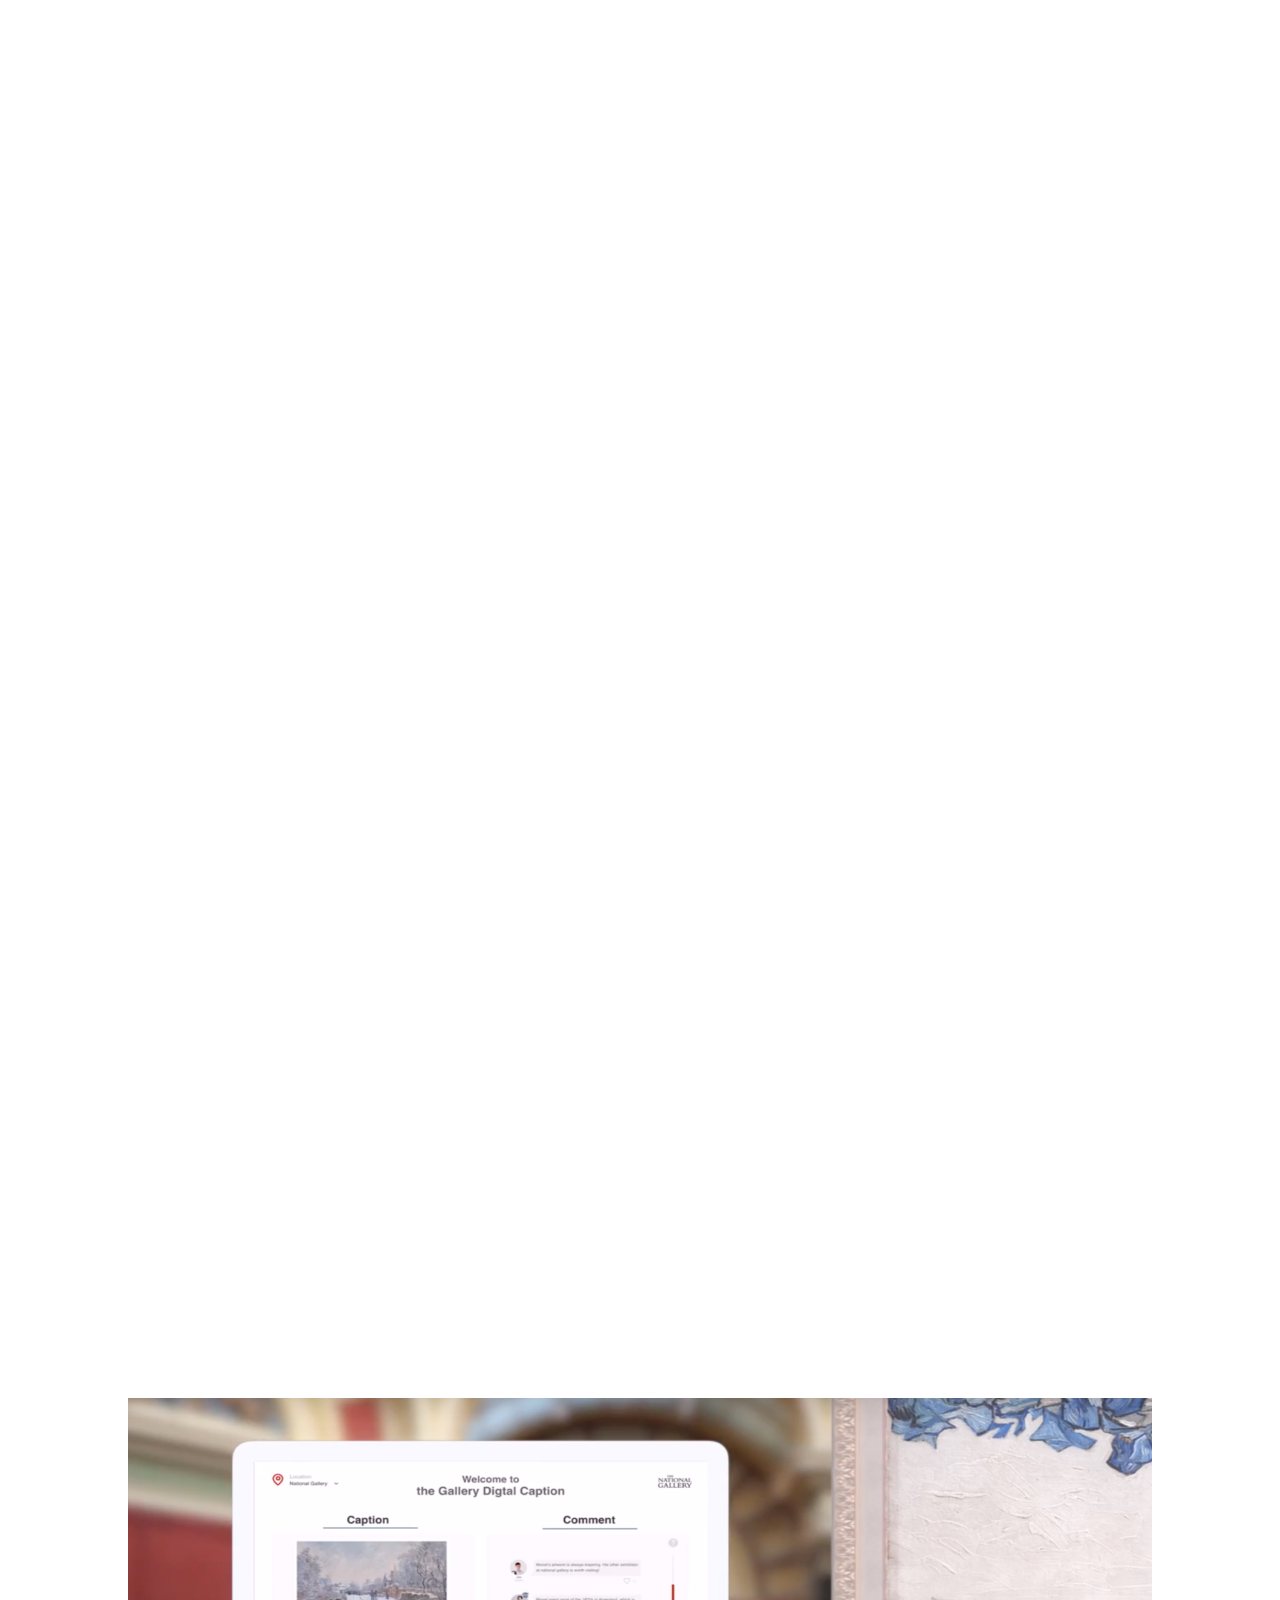
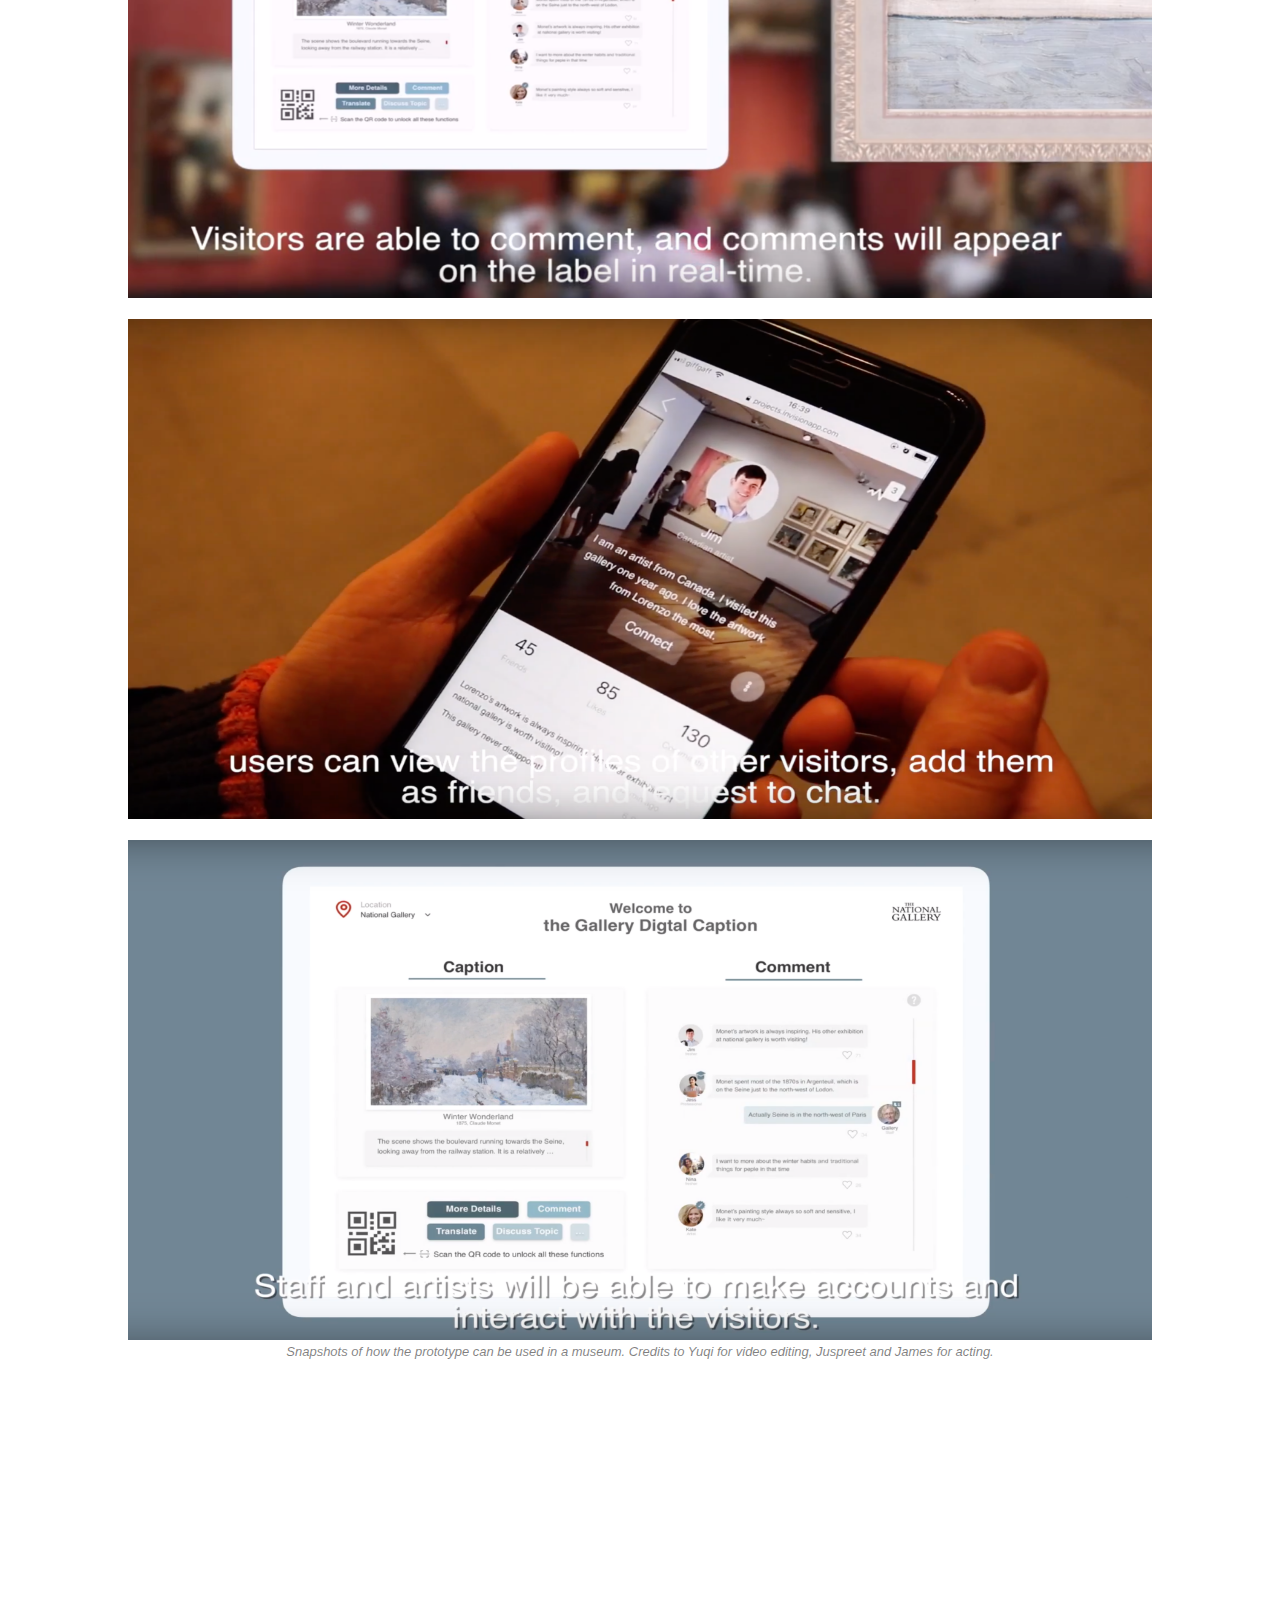
<file: 3-museum.html>
<!DOCTYPE html>
<html lang="en">
  <head>
    <meta charset="utf-8">
    <meta name="viewport" content="width=device-width, initial-scale=1">
    <title>Chloe NG - User Research & Product Mgmt </title>
    <meta name="description" content="">
    <meta name="keywords" content="">

    <!-- <link href="https://fonts.googleapis.com/css?family=Open+Sans:300,400" rel="stylesheet"> -->
    <link rel="stylesheet" href="css/styles-merged.css">
    <link rel="stylesheet" href="css/style.css">
    <link rel="stylesheet" href="css/custom.css">

    <!--[if lt IE 9]>
      <script src="js/vendor/html5shiv.min.js"></script>
      <script src="js/vendor/respond.min.js"></script>
    <![endif]-->
  </head>
  <body>

  <!-- START: header -->

  <div class="probootstrap-loader"></div>

  <header role="banner" class="probootstrap-header">
    <div class="container">
        <a href="index.html" class="probootstrap-logo"></a>

        <a href="#" class="probootstrap-burger-menu visible-xs" ><i></i></a>
        <div class="mobile-menu-overlay"></div>

        <nav role="navigation" class="probootstrap-nav hidden-xs">
          <ul class="probootstrap-main-nav">
            <li><a href="index.html">About me</a></li>
            <li ><a href="portfolio.html">Portfolio</a></li>
          </ul>
          <div class="extra-text visible-xs">
            <a href="#" class="probootstrap-burger-menu"><i>Menu</i></a>
          </div>
        </nav>
    </div>
  </header>
  <!-- END: header -->




  <div class="probootstrap-main">
    <!-- start section 1 intro-->
    <section class="probootstrap-section">
      <div class="container">
        <div class="row">
          <div class="col-md-12 probootstrap-animate">
            <p><img src="img/museumhall2.jpg" class="img-responsive centerImage screenshot"></p>
            <div class="centerText">
              <h1 class="heading">CONNECTING MUSEUM VISITORS</h1>
              <p><b> Project type:</b>
              </br>Research -- Design -- Testing -- Final prototype
            </br></br><b>Team size:</b>
          </br>3 other graduate students (psychology, design, computer science)
        </br></br><b>Role:</b>
      </br>Mainly user research with some mockup design
    </br></br><b>Methods:</b>
              </br>User research, qualitative data analysis, sketching, wireframing, hi-fi prototyping, usability study

              <h2 class="heading">User Research and Establishing Requirements</h2>
            </div>
          </div>
        </div>
      </div>
    </section>
   <!-- END section 1-->
   <!-- start section 2 interview-->
   <section class="probootstrap-section">
     <div class="container">
       <div class="row">
         <div class="col-md-12 probootstrap-animate">
           <p><figure><img src="img/whiteboard.jpg" align = "center" class="img-responsive centerImage screenshot">
             <figcaption>My teammate and me organising questionnaire data.</figcaption>
           </figure></p>
           <div class="col-md-6">
             <h2 class="heading">Questionnaire</h2>
             <p><b>60 responses from questionnaire</b></p>
             <p>To begin to develop an understanding of our users’ needs, I constructed a questionnaire consisting of both open and closed questions. The questions explored general themes relating to visiting frequencies and durations, motivations for visiting, and issues surrounding comfortable interaction with others. We recruited people online and in-person outside of art museums in London, resulting in a total of 60 responses. </p>
            </div>
           <div class="col-md-6">
             <h2 class="heading">Interview and observation</h2>
             <p><b>10 semi-structured interviews</b></p>
             <p>In addition, I conducted semi-structured interviews with visitors and members of staff at Tate Modern. We interviewed 10 people in total.
               The themes of the visitor interview focused more specifically on interaction preferences,
               whilst the staff interview was adapted to include their observations of visitor-visitor/visitor-staff interaction and their knowledge of how interaction was encouraged by the museum.</p>
           </div>
         </div>
       </div>
     </div>
   </section>
  <!-- END section 2-->
  <!-- start section 3-->
  <section class="probootstrap-section">
    <div class="container">
      <div class="row">
        <div class="col-md-12 probootstrap-animate">
          <p><figure>
            <img src="img/quotes.png" align = "center" class="img-responsive centerImage screenshot">
            <figcaption>During thematic analysis, I extracted quotes from open-ended questions in the survey.</figcaption>
          </figure></p>
          <div class="col-md-6 centerText">
            <h2 class="heading">Analysing research data</h2>
            <p>I used thematic analysis for our interview data, then developed affinity diagram with my teammates to organise data into categories.
              <br/><b>Some of the key ideas that emerged were:</b></p>
          </div>
          <div class="col-md-6">
              <ul>
                <li>People feel relaxed, peaceful, reflective, and free when they visit museums alone but also feel lonely and/or curious about the artwork.
                </li>
                <li>In order to feel more comfortable interacting with others, people do not want to be the one to initiate a verbal conversation and would prefer indirect facilities rather than direct conversation.
                </li>
                <li>People would like to talk to people with similar interests as them and the opportunity to talk to staff and artists.
                </li>
              </ul>
          </div>
          <div class="col-md-6">
            <p><ul>
              <li>Some people did not want to talk to others and had concerns about speaking loudly in the museum setting.
              </li>
              <li>Discussions should revolve around the artwork and people’s opinions.
              </li>
              <li>Experiences are currently shared through discussions, social media, and pictures.
              </li>
              <li>One of the key findings emerging from interviewing members of staff was that often even when exhibitions required collaboration from visitors, this rarely encouraged direct conversation about the artwork itself to occur naturally.
              </li>
            </ul></p>
          </div>
        </div>
      </div>
    </div>
  </section>
  <!-- END section 3-->
  <!-- start section 4 ideation-->
  <section class="probootstrap-section">
    <div class="container">
      <div class="row">
        <div class="col-md-12 probootstrap-animate">
          <p><figure><img align = "center" src="img/museumSketch.png" class="img-responsive centerImage screenshot">
            <figcaption>I sketched my ideas for intervention in the museum.</figcaption>
          </figure></p></p>
        <div class="centerText">
          <h1 class="heading">DESIGN PROCESS</h1>
          <p>Gathering insights from previous research and our data collection, we aimed to design an experience that promotes deeper understanding of the artwork or artist, acts as a prompt for visitors of all levels to share their opinions, and to extend the topics around the exhibition outside of the museum. We started to sketch our own ideas with individual brainstormings. Then we discussed our ideas in terms of how close it addresses the user pain points.</p>
          <h2 class="heading">Ideation</h2>
          <p>I came up with concepts that were of general and coarse granularity. For example, we wanted to provoke conversation at museum seating area using conductive paint, to interact with artwork through bodily collaboration, or to activate artwork display by two different handprints. I eliminated ideas that were ineffective at easing user pain points, costly to the museum and those solutions that already exist yet not welcomed by visitors. I then evaluated our remaining ideas based on our selection criteria: novelty and feasibility.</p>
          <p>We moved forward the idea of web app and digital wall display eventually. This is because it can deepen visitor knowledge in art by providing extra information and fun facts about the artwork background, it can also promote interaction within the visitor circle through the commenting and following other visitors.</p>
        </div>
        </div>
      </div>
    </div>
  </section>
 <!-- END section 4 ideation-->
 <!-- start section 5 Prototyping-->
 <section class="probootstrap-section">
   <div class="container">
     <div class="row">
       <div class="col-md-12 probootstrap-animate">
         <p><figure><img src="img/prototypeDiscussion.jpg" class="img-responsive centerImage screenshot">
           <figcaption>Discussion and evaluation of wireframes with my teammates.</figcaption>
         </figure></p>
         <div class="centerText">
           <h2 class="heading">Parallel Prototyping</h2>
           <p>We decided our initial workflow by listing the tasks that a visitor would do when he/she interact with our intervention. After that, we each came up with five sketches of the web application, totaling 20 sketches. We then discuss the pros and cons of each design and put forward a complete user flow with different versions of the interface for further testing. We created paper prototype of a mobile phone app from our initial sketches.We also created a paper wall display for later testing.</p>
         </div>
       </div>
     </div>
   </div>
  </section>
  <!-- END section 5 Prototyping-->
  <!-- start section 6 Testing-->
  <section class="probootstrap-section">
    <div class="container">
      <div class="row">
        <div class="col-md-12 probootstrap-animate">
          <p><figure><img src="img/paperTesting2.jpg" class="img-responsive centerImage screenshot">
            <figcaption>During usability testing, I led one of the session by introducing the paper prototype,
            then I observed how participants interact with the prototype, following up with questions.</figcaption>
          </figure></p></p>
          <div class="centerText">
            <h2 class="heading">Usability Testing</h2>
            <p><b>Evaluation goal</b></p>
            <p>To reveal whether our intervention can help enrich visitor experience at museums. </p>
              <p><b>Methodology</b></p>
              I conducted an usability test on the interface of web app and digital wall display, firstly, in terms of its learnability, whether users can learn how to use our intervention in little time so as to prevent quitting [1,2]. An example would be how effective it is for users to scan QR code for web app after reading the wall display. Secondly, we tested the interface design, meaning which interface options do participants prefer. Finally, I learned participant satisfaction, meaning how they feel after interacting with our intervention.</p>
            <p>I observed the process of participants reading the artwork description on the display, then using the handheld paper prototype to scan the QR code, leading to the web app interface. Various user flows of the web app were provided during the interaction. Participants were asked to share their preferences to each options. After the prototype session, participants were interviewed about their feelings towards the experience. </p>
            <h2 class="heading">Iterative Design</h2>
            <p><b>Usability test results</b></p>
            <p>The usability test informed us that people could easily understand that they are required to open the web app by the QR code in order to learn more facts about the art (plus other features). I found that during the proximity notification, the participants preferred a whole-screen message box over a non-intrusive banner. They generally welcomed the interruption on the web app because they would like to be immersed in the visiting experience by having extra exhibit information prompted conspicuously on their phones.
            </p><p>The response for choosing between continuous scrolling and tab node was mixed. Some prefer scrolling as less attention required to navigate around the app, while other prefer tab mode could give an overview of the artwork and comment tabs at the beginning.
            </p><p>Regarding the participants’ feeling towards the intervention, they were positive to learn more fun fact about the art piece. A participant pointed out that reading other visitors comments on the wall display was a fun thing to do, as she usually read the comments in other media as well. The following images represent part of the design process.
            </p>

          </div>
        </div>
      </div>
    </div>
   </section>
<!-- END section 6 Testing-->

<!-- start section 6 Testing-->
<section class="probootstrap-section">
  <div class="container">
    <div class="row">
      <div class="col-md-12 probootstrap-animate">
        <p><figure><img src="img/museumPrototype.png" class="img-responsive centerImage screenshot">
          <figcaption>As well, I created some wireframes, storyboard and mockups.</figcaption>
        </figure></p>
        <div class="centerText">
          <h2 class="heading">Final design</h2>
          <p>The constructive and positive feedback from our participants were encouraging. For the mobile web app, we decided to adopt a main page that could be scrolled continuously instead of having the art piece information and comments put in separate tabs. This is to enhance user experience in the physical space by minimising cognitive workload to navigate between tabs during the exhibition.
          </p><p>We incorporated the feedback on full-screen message notification into our final design. A final prototype was created that allow user to interact on any mobile browsers.
          </p>
        </div>
      </div>
    </div>
  </div>
 </section>
<!-- END section 6 Testing-->

<p><img src="img/final1.png" class="img-responsive centerImage screenshot"></p>
<p><img src="img/final2.png" class="img-responsive centerImage screenshot"></p>
<p><figure><img src="img/final3.png" class="img-responsive centerImage screenshot">
  <figcaption>Snapshots of how the prototype can be used in a museum.
    Credits to Yuqi for video editing, Juspreet and James for acting.</figcaption>
</figure></p>
        </div>
      </div>
    </section>
    <!-- END section -->


  </div>

  <footer class="probootstrap-footer">
    <div class="container">
      <div class="row">
        <div class="col-md-12 ">
          <p>&copy; 2017 <a href="https://uicookies.com/">uiCookies:Connect</a>. All Rights Reserved. <br> Designed &amp; Developed by <a href="https://uicookies.com">uiCookies</a> Demo Images <a href="https://unsplash.com/">Unsplash</a></p>
        </div>
      </div>
    </div>
  </footer>


  <div class="gototop js-top">
    <a href="#" class="js-gotop"><i class="icon-chevron-thin-up"></i></a>
  </div>


  <script src="js/scripts.min.js"></script>
  <script src="js/main.min.js"></script>
  <script src="js/custom.js"></script>

  </body>
</html>
</file>
<file: portfolio.html>
<!DOCTYPE html>
<html lang="en">
  <head>
    <meta charset="utf-8">
    <meta name="viewport" content="width=device-width, initial-scale=1">
    <title>Chloe NG - User Research & Product Mgmt </title>
    <meta name="description" content="">
    <meta name="keywords" content="">

    <!-- <link href="https://fonts.googleapis.com/css?family=Open+Sans:300,400" rel="stylesheet"> -->
    <link rel="stylesheet" href="css/styles-merged.css">
    <link rel="stylesheet" href="css/style.css">
    <link rel="stylesheet" href="css/custom.css">

    <!--[if lt IE 9]>
      <script src="js/vendor/html5shiv.min.js"></script>
      <script src="js/vendor/respond.min.js"></script>
    <![endif]-->
  </head>
  <body>

  <!-- START: header -->

  <div class="probootstrap-loader"></div>

  <header role="banner" class="probootstrap-header">
    <div class="container">
        <a href="index.html" class="probootstrap-logo"></a>

        <a href="#" class="probootstrap-burger-menu visible-xs" ><i></i></a>
        <div class="mobile-menu-overlay"></div>

        <nav role="navigation" class="probootstrap-nav hidden-xs">
          <ul class="probootstrap-main-nav">
            <li><a href="index.html">About me</a></li>
            <li class="active"><a href="portfolio.html">Portfolio</a></li>
          </ul>
          <div class="extra-text visible-xs">
            <a href="#" class="probootstrap-burger-menu"><i>Menu</i></a>
            <ul class="social-buttons">
              <li><a href="https://linkedin.com/in/chloenhy" target="_blank"><i class="icon-linkedin"></i></a></li>
          </div>

        </nav>
    </div>
  </header>
  <!-- END: header -->

   <div class="probootstrap-main">
    <section class="probootstrap-section-half">
      <div class="probootstrap-image probootstrap-animate"  data-animate-effect="fadeIn" style="background-image: url(img/pcpp.jpg)"></div>
      <div class="probootstrap-text">
        <div class="probootstrap-inner probootstrap-animate">
          <h1 class="heading">Interactive tangible prototype</h1>
          <p>Blending traditional pranayama practice with sensor and actuators.
           </p>
          <p><b>proof-of-concept, 3d printing, laser cutting, electronics, arduino</b></p>
          <p><a href= # class="btn btn-primary">Coming soon</a></p>
        </div>
      </div>
    </section>
    <!-- END section -->
    <section class="probootstrap-section-half probootstrap-reverse">
      <div class="probootstrap-image probootstrap-animate" data-animate-effect="fadeIn" style="background-image: url(img/data.jpg)"></div>
      <div class="probootstrap-text">
        <div class="probootstrap-inner probootstrap-animate">
          <h1 class="heading">Data visualisation</h1>
          <p>Data vis informed by human perception research.

            <p><b>perception, python, r</b></p>
           </p>
          <p><a href=# class="btn btn-primary">coming soon</a></p>
        </div>
      </div>
    </section>
    <!-- END section -->

  <div class="probootstrap-main">
    <section class="probootstrap-section-half">
      <div class="probootstrap-image probootstrap-animate"  data-animate-effect="fadeIn" style="background-image: url(img/rehab2.jpg)"></div>
      <div class="probootstrap-text">
        <div class="probootstrap-inner probootstrap-animate">
          <h1 class="heading">Usability study - post-stroke rehabilitative device</h1>
          <p>Despite the importance of user perception of rehabilitative devices,
            few studies have been done to understand patients’ subjective experience in
            robot-assisted rehabilitation. In this study, we investigate the user perception of
            an exoskeleton robotic device for post-stroke hand rehabilitation.
            Through semi-structured interviews and questionnaires,
            we gathered opinions from stroke patients, caregivers and biomedical researchers
            in terms of subjective perception for the robotic device.
            Our results show split attitudes across stakeholders,
            as well as inform future design iterations of the device. </p>
          <p><b>semi-structured interview, usability study</b></p>
          <p><a href= # class="btn btn-primary">Chat with me for more</a></p>
        </div>
      </div>
    </section>
    <!-- END section -->
    <section class="probootstrap-section-half probootstrap-reverse">
      <div class="probootstrap-image probootstrap-animate" data-animate-effect="fadeIn" style="background-image: url(img/uclh.jpg)"></div>
      <div class="probootstrap-text">
        <div class="probootstrap-inner probootstrap-animate">
          <h1 class="heading">User research in University College Hospital</h1>
          <p>The goal of this project is to understand the user requirements and
            potential issues emerged while hospital staff use physical dashboard display.
            We investigate how best to show hospital data and make them accessible to staff
            by using new tools and interaction channels, so as to support teamwork and
            enable more informed and rapid decisions in wards.

            <p><b>semi-structured interview, thematic analysis, observation</b></p>
           </p>
          <p><a href=# class="btn btn-primary">coming soon</a></p>
        </div>
      </div>
    </section>
    <!-- END section -->

    <section class="probootstrap-section-half ">
      <div class="probootstrap-image probootstrap-animate" data-animate-effect="fadeIn" style="background-image: url(img/museumhall2.jpg)"></div>
      <div class="probootstrap-text">
        <div class="probootstrap-inner probootstrap-animate">
          <h1 class="heading">Enhancing interaction among solo museum visitors</h1>
          <p>A group project to design interactive experience for art museum visitors - from user research to prototype testing</p>
          <p><b>site visit, survey, interview, wireframing, paper prototype, usability testing</b></p>
          <p><a href="3-museum.html" class="btn btn-primary">more</a></p>
        </div>
      </div>
    </section>
    <!-- END section -->

    <section class="probootstrap-section-half probootstrap-reverse">
      <div class="probootstrap-image probootstrap-animate" data-animate-effect="fadeIn" style="background-image: url(img/drive.jpg)"></div>
      <div class="probootstrap-text">
        <div class="probootstrap-inner probootstrap-animate">
          <h1 class="heading">Effects of voice-interface training on driver cognitive workload in simulated driving</h1>
          <p>I have written this research proposal to study the effect of automobile VUI video training on driver stress level.
          </p>
          <p><b>study design</b></p>
          <p><a href="vui.html" class="btn btn-primary">more</a></p>
        </div>
      </div>
    </section>
    <!-- END section -->

    <section class="probootstrap-section-half ">
      <div class="probootstrap-image probootstrap-animate" data-animate-effect="fadeIn" style="background-image: url(img/ticketmachine1.jpeg)"></div>
      <div class="probootstrap-text">
        <div class="probootstrap-inner probootstrap-animate">
          <h1 class="heading">Critical Interface analysis and Redesign of ticket machine</h1>
          <p> An individual project to analyse machine interface based on heuristic principles.
          <p><a href="https://drive.google.com/open?id=1aF0pe5NZY_fqaMpjmODBjsb9pLObD73B" target="_blank" class="btn btn-primary">Poster</a></p>
        </div>
      </div>
    </section>
    <!-- END section -->

  </div>
  <footer class="probootstrap-footer">
    <div class="container">
      <div class="row">
        <div class="col-md-12">
          <p>&copy; 2017 <a href="https://probootstrap.com/">ProBootstrap:Connect</a>. All Rights Reserved. <br> Designed &amp; Developed by <a href="https://probootstrap.com">ProBootstrap</a> Demo Images <a href="https://unsplash.com/">Unsplash</a></p>
        </div>
      </div>
    </div>
  </footer>



  <div class="gototop js-top">
    <a href="#" class="js-gotop"><i class="icon-chevron-thin-up"></i></a>
  </div>


  <script src="js/scripts.min.js"></script>
  <script src="js/main.min.js"></script>
  <script src="js/custom.js"></script>

  </body>
</html>
</file>
<file: vui.html>
<!DOCTYPE html>
<html lang="en">
  <head>
    <meta charset="utf-8">
    <meta name="viewport" content="width=device-width, initial-scale=1">
    <title>Chloe NG - User Research & Product Mgmt </title>
    <meta name="description" content="">
    <meta name="keywords" content="">

    <!-- <link href="https://fonts.googleapis.com/css?family=Open+Sans:300,400" rel="stylesheet"> -->
    <link rel="stylesheet" href="css/styles-merged.css">
    <link rel="stylesheet" href="css/style.css">
    <link rel="stylesheet" href="css/custom.css">

    <!--[if lt IE 9]>
      <script src="js/vendor/html5shiv.min.js"></script>
      <script src="js/vendor/respond.min.js"></script>
    <![endif]-->
  </head>
  <body>

  <!-- START: header -->

  <div class="probootstrap-loader"></div>

  <header role="banner" class="probootstrap-header">
    <div class="container">
        <a href="index.html" class="probootstrap-logo"></a>

        <a href="#" class="probootstrap-burger-menu visible-xs" ><i></i></a>
        <div class="mobile-menu-overlay"></div>

        <nav role="navigation" class="probootstrap-nav hidden-xs">
          <ul class="probootstrap-main-nav">
            <li><a href="index.html">About me</a></li>
            <li ><a href="portfolio.html">Portfolio</a></li>
          </ul>
          <div class="extra-text visible-xs">
            <a href="#" class="probootstrap-burger-menu"><i>Menu</i></a>
          </div>
        </nav>
    </div>
  </header>
  <!-- END: header -->
  <div class="probootstrap-main">
    <!-- start section 1 intro-->
    <section class="probootstrap-section">
      <div class="container">
        <div class="row">
          <div class="col-md-12 probootstrap-animate">
            <p><img src="img/white.png" class="img-responsive centerImage"></p>
            <div class="centerText">
          <div class="col-md-10">
            <p>I have written this research proposal to study the effect of automobile VUI video training on driver stress level.
              The topic is anything about voice interface in car. There are many prior research
              studying driver performance in terms of error rate and lateral deviation.
            </p>
            <p>In this study, I am particularly interested in measuring physiological state of driver.
              I used skin conductance level as a proxy to cognitive workload and stress.
            </p>
            <h1>Effects of voice-interface training on driver cognitive workload in simulated driving
            </h1>

            <p style="text-indent: 40px">In recent years, the use of voice-based technology in cars has gained popularity as more drivers adopt voice control (VC) to help navigation while driving. In-car VC does not only offer multi-modal navigation ability but also enriches the driving experience by providing wider range of entertainment options (Luger and Sellen, 2016, Strayer et al., 2014). With the increasingly capable VC in car(Strayer et al., 2014), drivers might be encouraged to perform more secondary tasks than driving. Therefore, it is important to recognize VC potential threats to drivers, thereby on-road safety.
            </p>
            <p style="text-indent: 40px">Impact of in-car systems on driving performance has been a focus in the research community. Previous research (Reimer et al, 2013, Jensen et al., 2010) consistently showed VC reduced visual interference compared to visual-based systems and induced less driving errors (Liang and Lee, 2010). The above might hint to us the benefits of VC due to reduced visual demand. Nevertheless, cognitive interference from VC system could still impair driving ability, and it remained underexplored in research. </p>
            <p style="text-indent: 40px">Meanwhile, studies on VC showed users lacked or had poor mental models of how VC systems work, partially reinforced by the unuseful feedback from VC system (Luger and Sellen, 2016). Even after trial-and-error practice, users still faced obstacles to achieve tasks, thereby spending significant time to alter commands that could achieve their goals (Luna-Garcia et al, 2018). Incorrect use of VC could also distract drivers visually (Reimer et al. 2013). Therefore, it is important that drivers use VC with a better mental model that reduce visual and cognitive interference. Nevertheless, there was a lack of research into how learning to use VC affects driver’s cognitive workload.
            </p>
            <p style="text-indent: 40px">Understanding the actual impact of VC on cognitive workload and how VC training might ease driver workload could better inform design of in-car voice systems, help build mental model and reduce cognitive workload in drivers, thus improving driving safety.
            </p>
            <p style="text-indent: 40px">In order to explore the potential benefits of VC training, we propose to measure how VC training impact driver cognitive workload in terms of skin conductance level (SCL), a physiological measure with high correlation to stress and cognitive workload (Schnittker, 2012). We propose a controlled study in driving simulator, logging SCL data as participants perform VC tasks while driving. We expect a decline in SCL after training in both high and low workload conditions, indicating that training could assist driver in using VC while driving.
            </p>

            <h2>Literature Review</h2>
            <p style="text-indent: 40px">Related work in measuring cognitive workload, effect of training methods, and performance and physiological measurement were described, with a focus in the driving domain.
            </p>
            <h3>Assessing cognitive workload without physiological measures
            </h3>
            <p style="text-indent: 40px">Miller et al. (2018) studied the effect of VC tasks on cognitive workload and driving performance. 24 participants performed two in-car voice-based tasks while driving. Tasks were divided into audio-only and hybrid (audio-and-visual). The authors measured cognitive workload by response time and miss count in detection response task (DRT). During DRT, participants press button whenever prompted visually or by vibration (Schindhelm and Schmidt, 2015). This experiment measured how secondary tasks impact driver attention and cognitive workload. Yet, no physiological indexes were used. How learning to use VC correctly would impact driver workload was also not studied.
              </p>
            <h3>Assessing training methods on driving behaviour
            </h3>
            <p style="text-indent: 40px">
              Reimer et al. (2014) studied how voice-command training methods affect driver behaviour. Actual highway driving with 64 participants were conducted. Participants performed secondary tasks (radio tuning and navigation) by manual and voice control. Workload indexes of self-report, heat rate and SCL were measured. The authors found no significant effects of self- guided v.s. structured training across tasks. However, participants participated in voice calibration stage during driving preparation. This practice potentially improved participants’ mental models of the VC, therefore posing learning effect. In the current study, the learning effect issue is minimised by excluding the calibration stage and having novice VC users as participants.
            </p>
            <h3>Physiological measures in driving experiment
            </h3>
            <p style="text-indent: 40px">Healey et al. (2005) collected physiological data under real-world driving tasks from 24 drives. Data suggested SCL and heart rate were most correlated with stress in driving, therefore could measure effect on drivers under different road conditions. This is supported by an on-road study done by Schneegass et al (2013). They compared SCL and skin temperature data. They found SCL was more sensitive to measure stress levels under different levels of demands.
            </p>
            <p style="text-indent: 40px">Dang and Tapus (2014) conducted experiments with driving simulator and real-world drone flying to assess how physiological signals relate to cognitive load while driving. Twelve participants drove 20 minutes and performed manual secondary tasks (such as blinking light) under two difficulty levels (controlled by traffic condition). Physiological data was compared to baseline level. The authors concluded SCL relates to ‘novelty of driving task’ while heart rate relates to the number of events undertaken. This research showed driving workload corresponds to shifts in physiological measures. However, this study had limited generalizability that more participants are required in future studies to validate statistical analysis.
            </p>

            <h3>Physiological arousal rather than driving performance
            </h3>
            <p style="text-indent: 40px">Lateral deviation as an indicator for driving performance was common in previous studies (Hammond et al., 2018, Salvucci, 2001, Serafin et al., 1993), and it sufficiently indicated interference when visual attention moved from steering to secondary tasks (Santos et al. 2005). These studies researched visual and manual task interference. However, metrics for cognitive demand were underexplored. Furthermore, analysis (Serafin et al. 1993, Simmons et al. 2017) suggested that VC posed smaller effects on lateral deviation than in manual interfaces. Additionally, physiological index were sensitive to changes in workload before the onset of declines in driving performance (Mehler et al. 2009). Therefore, the current study employs physiological measures.
            </p>
            <p style="text-indent: 40px">Stressful driving conditions (such as driving under heavy rain) trigger a shift in SCL that it was widely used in driver’s stress level measurements. SCL is a very sensitive measurement compared to other physiological index (Prasolenko et al., 2017). As the effects measured in driving simulator are less conspicuous than those obtained from in-the-wild study (Reimer and Mehler, 2013), the more sensitive SCL is used in this study.
            </p>
            <p style="text-indent: 40px">In the following, we first describe the experimental details, and how data should be analysed. We end by discussing the strengths and weaknesses of this study, how it informs future studies, and its implication for design.
            </p>

            <h2>Method</h2>
            <h3>Participants</h3>
            <p style="text-indent: 40px">A gender-balanced group of 60 native English-speaking participants are recruited (sample size referencing Reimer et al., 2014). They are all experienced drivers who have held valid driving licenses for at least two years, regularly drove, but have no prior experience in in-car voice-control system. Participants have no record of driving accident, and are not under medication that may impair driving ability. They receive monetary compensation for taking part in this experiment.
            </p>

            <h3>Materials</h3>
            <h4>Simulator</h4>
            <p style="text-indent: 40px">The experiment is conducted in a high-fidelity driving simulator DriveSafety DS-600c with 180o field of view that allows realistic peripheral vision together with realistic sounds and vibrations that simulates acceleration and braking. Simulator is equipped with SCL measurement device for data collection. Simulator is compatible with HyperDrive Authoring SuiteTM - a drag- and-drop software for designing road conditions.
            </p>
            <h4>Skin conductance measurement</h4>
            <p style="text-indent: 40px">Following Solovey et al.(2014) and Mehler et al.(2016) studies on SCL data collection, a MEDAC System/3TM sensors are attached to inner side of participants’ foot sole by medical paper tape. This sensor is a thin surface of electrode that reduce interference compared to other cup-shaped sensors. Foot sole was selected because it has a high recording sensitivity, as well as
                a lower movement frequency compared to hands during steering. SCL data were captured at 250 Hz without the use of conductive gel.
              </p>
            <h4>Training material</h4>
              <p style="text-indent: 40px">The voice-control training materials are videotaped before the experiment. The video includes a driver interacting with the voice systems to perform the three required tasks in the experiment (described in later section). Participants are provided with video training on completing each task most efficiently, for example shorthand that combine multiple verbal instructions into one single command.
              </p>
            <h4>Experimental design and procedure</h4>
            <p style="text-indent: 40px">
              To examine the effect of VC training on cognitive workload under high and low workload conditions, a 2 (training) x 2 (road types) within-subject experiment is conducted. The effect of training are compared before and after training video being projected on simulator screen. Workload conditions are represented by road types as in Kun et al. (2014) study: highway representing low workload, and city representing high workload.
            </p>
            <p style="text-indent: 40px">
              Participants are briefed the overview of study, confirmed eligibility, and signed consent forms. Skin conductance sensors are attached to participants. Participants are given time to adjust seat and mirrors if needed, and familiarise themselves with the simulated driving environment. Participants are given approx. 10 minutes to practice driving on sample routes within the simulator software.
            </p>
            <p style="text-indent: 40px">Before the main experiment, participants are informed that they have to perform three interaction tasks with the in-car voice-control system while they drive in two road environments. SCL data are captured at 250Hz along the whole driving period. Baseline SCL are measured in the first trial in which participants drive under relaxing background music with no VC tasks performed (Reimer et al., 2014).
            </p>
            <p style="text-indent: 40px">In the first part of the experiment, participants drive in highway environment. Following the task procedures by Reimer and Mehler (2013), participants are auditorily cued to perform music selection, voice entry of street address and voice dialing tasks in five-minute intervals. Participants then watch training video on simulator screen, which mark the end of the first part. Participants are given time approx. five minutes to rest before the next drive.
            </p>
            <p style="text-indent: 40px">
In the second part the experiment, participants drive under city environment. Same as the first part, participants are auditorily cued to perform three VC tasks in five-minute intervals. This two-part experiment takes approximately 40 minutes in total.
            </p>

            <p style="text-indent: 40px">To control for order effects, task sequences are counterbalanced within each participants for the two drives. Road types are counterbalanced with 30 participants starting in highway first, then in city, and vice versa for the remaining 30 participants.
            </p>

            <h3>Data analysis plan</h3>
            <p style="text-indent: 40px">Data analysis aims to uncover the main effect of VC training on driver (which is the major focus), and of road conditions on drivers, as well as the interaction effect of VC training and road conditions on SCL. Null hypothesis is that there is no statistically significant difference in SCL between before and after VC training. Alternative hypothesis is that SCL after VC training is significantly lower than before training.

            </p>
            <p style="text-indent: 40px">H0: μafter = μbefore
            </p>
            <p style="text-indent: 40px">H1: μafter < μbefore
            </p>

            <p style="text-indent: 40px">Mean SCL data are normalised by calculating percentage change from baseline level. This normalisation can potentially improve statistical significance (Nourbakhsh et al., 2012).
            </p>

            <p style="text-indent: 40px">There are two levels of each of the two independent variables (VC Training: Before v.s. After, Road Type: Highway v.s. City). As ratio data (percentage change in SCL) is used, non- parametric Friedman test will be adopted (Reimer et al, 2014). χ2 (Chi-square) statistics, degrees of freedom and significance level will be reported.
            </p>
            <p style="text-indent: 40px">As the Friedman test is an omnibus test, post hoc tests will be required if the omnibus test results are significant (p<.05). Separate Wilcoxon signed-rank tests with Bonferroni correction will be applied to determine where the differences lie (Rupert, 2012).
            </p>


            <h2>Discussion</h2>
            <p style="text-indent: 40px">This study shows whether learning voice-control system can ease cognitive workload, thus reducing the negative impact of using VC. One of the strengths is that the dependent variable SCL is more sensitive and fast in response compared to other physiological indexes and driving performance metrics respectively (see literature review). This advantage is important due to the short period of time for each voice-control interaction, as well as the less conspicuous effects induced from a simulator study.
            </p>
            <p style="text-indent: 40px">Eriksson et al. (2014) suggested that the design of in-car VC should support training of users, guiding them under interactive tutorials for the functions available so as to minimise workload. Findings from this study could be useful in informing the design of voice-based in-car systems that support learning and mental model building for drivers.
            </p>
            <p style="text-indent: 40px">In terms of study design, the improvements of participants in making useful voice commands may be due to the practice gained before video training that the studied effect would not be merely due to the training.
            </p>
            <p style="text-indent: 40px">This research is also limited as only one type of in-car voice system is considered. Participants may find video learning useful in one but not in another system. Voice interfaces evolve rapidly that this study may not be representative of the current in-car VC systems. Future studies can expand the type of VC systems examined. In the future, comparison studies among
systems with different levels of training (such as with incremental auditory guidance, with video guidance) can be conducted to inform VC design practice.
            </p>

            <h2>References</h2>

            <p style="text-indent: 40px">
              Brouwer, W. H., Waterink, W., Van Wolffelaar, P. C., & Rothengatter, T. (1991). Divided attention in experienced young and older drivers: lane tracking and visual analysis in a dynamic driving simulator. Human factors, 33(5), 573-582.
Dang, T. H. H., & Tapus, A. (2014). Physiological Signals in Driving Scenario-How Heart Rate and Skin Conductance Reveal Different Aspects of Driver's Cognitive Load. In Proceedings of the OASIS Special Session at International Conference on Physiological Computing Systems (PhyCS2014).
Eriksson A., Lindström A., Seward A., Seward A., Kircher K. (2014) Can User-Paced, Menu- free Spoken Language Interfaces Improve Dual Task Handling While Driving?. In: Kurosu M. (eds) Human-Computer Interaction. Advanced Interaction Modalities and Techniques. HCI 2014. Lecture Notes in Computer Science, vol 8511. Springer, Cham.
Hammond, R. L., Soccolich, S. A., & Hanowski, R. J. (2018). The impact of driver distraction in tractor-trailers and motorcoach buses. Accident Analysis & Prevention.
Healey, J., & Picard, R. W. (2005). Detecting stress during real-world driving tasks using physiological sensors. IEEE Transactions on intelligent transportation systems, 6(2), 156- 166.
19
Jensen, B. S., Skov, M. B., & Thiruravichandran, N. (2010, April). Studying driver attention and behaviour for three configurations of GPS navigation in real traffic driving. In Proceedings of the SIGCHI Conference on Human Factors in Computing Systems (pp. 1271-1280). ACM.
Kun, A. L., Brumby, D. P., & Medenica, Z. (2014, September). The musical road: Interacting with a portable music player in the city and on the highway. In Proceedings of the 6th International Conference on Automotive User Interfaces and Interactive Vehicular Applications (pp. 1-7). ACM.
Liang, Y., & Lee, J. D. (2010). Combining cognitive and visual distraction: Less than the sum of its parts. Accident Analysis & Prevention, 42(3), 881-890.
Luger, E., & Sellen, A. (2016, May). Like having a really bad PA: the gulf between user expectation and experience of conversational agents. In Proceedings of the 2016 CHI Conference on Human Factors in Computing Systems (pp. 5286-5297). ACM.
Luna-García, H., Gamboa-Rosales, H., Celaya-Padilla, J., Galván-Tejada, C., López- Monteagudo, F., Mendoza-González, R., Collazos-, C., Mendoza-González, A. (2018). Front-end Design Guidelines for Infotainment Systems. DYNA New Technologies, 5(1). [9 p.]. DOI: http://dx.doi.org/10.6036/NT86555.
20

Mehler, B., Kidd, D., Reimer, B., Reagan, I., Dobres, J., & McCartt, A. (2016). Multi-modal assessment of on-road demand of voice and manual phone calling and voice navigation entry across two embedded vehicle systems. Ergonomics, 59(3), 344-367.
Mehler, B., Reimer, B., Coughlin, J., & Dusek, J. (2009). Impact of incremental increases in cognitive workload on physiological arousal and performance in young adult drivers. Transportation Research Record: Journal of the Transportation Research Board, (2138), 6-12.
Miller, E. E., Boyle, L. N., Jenness, J. W., & Lee, J. D. (2018). Voice Control Tasks on Cognitive Workload and Driving Performance: Implications of Modality, Difficulty, and Duration. Transportation Research Record, 0361198118797483.
Nourbakhsh, N., Wang, Y., Chen, F., & Calvo, R. A. (2012, November). Using galvanic skin response for cognitive load measurement in arithmetic and reading tasks. In Proceedings of the 24th Australian Computer-Human Interaction Conference (pp. 420-423). ACM.
Prasolenko, O., Burko, D., & Halkin, A. (2017). Galvanic Skin Response as a Estimation Method of the Driver's Emotional State. American Journal of Science, Engineering and Technology, 2(1), 50-56.
21

Reimer, B., Mehler, B., Dobres, J., & Coughlin, J. F. (2013). The effects of a production level “voice-command” interface on driver behavior: summary findings on reported workload, physiology, visual attention, and driving performance.
Reimer, B., Mehler, B., Dobres, J., & Coughlin, J. F. (2013). The effects of a production level “voice-command” interface on driver behavior: summary findings on reported workload, physiology, visual attention, and driving performance.
Reimer, B., Mehler, B., Dobres, J., McAnulty, H., Mehler, A., Munger, D., & Rumpold, A. (2014, September). Effects of an'Expert Mode'voice command system on task performance, glance behavior & driver physiology. In Proceedings of the 6th international conference on automotive user interfaces and interactive vehicular applications (pp. 1-9). ACM.
Rupert Jr, G. (2012). Simultaneous statistical inference. Springer Science & Business Media.
Salvucci, D. D. (2001, March). Predicting the effects of in-car interfaces on driver behavior using a cognitive architecture. In Proceedings of the SIGCHI conference on Human factors in computing systems (pp. 120-127). ACM.
22

Santos, J.; Merat, N.; Mouta, S.; Brookhuis, K.; De Waard, D. (2005) The interaction between driving and in-vehicle information systems: Comparison of results from laboratory, simulator and real-world studies. Transportation Research Part F: Traffic Psychology and Behaviour, 8(2), pp.135-146.
Schindhelm, R., Schmidt, E.: Evaluation of the tactile detection response task (TDRT) in a laboratory test using a surrogate driving set-up. IET Intelligent Transport Systems, Volume 9, Issue 7, September 2015, p. 683 – 689.
Schneegass, S., Pfleging, B., Broy, N., Heinrich, F., & Schmidt, A. (2013, October). A data set of real world driving to assess driver workload. In Proceedings of the 5th international conference on automotive user interfaces and interactive vehicular applications (pp. 150- 157). ACM.
Schnittker, R. (2012). Electrodermal activity of novice drivers during driving simulator training- an explorative study (Bachelor's thesis, University of Twente).
Serafin, C., Wen, C., Paelke, G., & Green, P. (1993). Development and human factors tests of cell phones (Tech. Rep. No. UMTRI-93-17). Ann Arbor, MI: The University of Michigan Transportation Research Institute.
23

Simmons, S. M., Caird, J. K., & Steel, P. (2017). A meta-analysis of in-vehicle and nomadic voice-recognition system interaction and driving performance. Accident Analysis & Prevention, 106, 31-43.
Solovey, E. T., Zec, M., Garcia Perez, E. A., Reimer, B., & Mehler, B. (2014, April). Classifying driver workload using physiological and driving performance data: two field studies. In Proceedings of the SIGCHI Conference on Human Factors in Computing Systems (pp. 4057-4066). ACM.
Strayer, D. L., Turrill, J., Coleman, J. R., Ortiz, E. V., & Cooper, J. M. (2014). Measuring Cognitive Distraction in the Automobile II: Assessing In-Vehicle Voice-Based. Accident Analysis & Prevention, 372, 379.
            </p>
            <p style="text-indent: 40px">
            </p>
          </div>
          </div>
        </div>
      </div>
    </section>
    <footer class="probootstrap-footer">
      <div class="container">
        <div class="row">
          <div class="col-md-12 ">
            <p>&copy; 2017 <a href="https://uicookies.com/">uiCookies:Connect</a>. All Rights Reserved. <br> Designed &amp; Developed by <a href="https://uicookies.com">uiCookies</a> Demo Images <a href="https://unsplash.com/">Unsplash</a></p>
          </div>
        </div>
      </div>
    </footer>


    <div class="gototop js-top">
      <a href="#" class="js-gotop"><i class="icon-chevron-thin-up"></i></a>
    </div>


    <script src="js/scripts.min.js"></script>
    <script src="js/main.min.js"></script>
    <script src="js/custom.js"></script>

    </body>
  </html>
</file>
<file: css/custom.css>
/* Your custom css code goes here */
</file>
<file: css/style.css>
/*!==============================
 * Theme Name: Virb
 * Theme URL: https://probootstrap.com/virb-free-html5-multi-purpose-website-template
 * Version: 1.0
 * Author: ProBootstrap.com
 * Author URL: https://probootstrap.com
 * License: Released for free under the Creative Commons Attribution 3.0 license (probootstrap.com/license)
 */
@font-face {
  font-family: 'icomoon';
  src: url("../fonts/icomoon/icomoon.eot?1z9v6x");
  src: url("../fonts/icomoon/icomoon.eot?1z9v6x#iefix") format("embedded-opentype"), url("../fonts/icomoon/icomoon.ttf?1z9v6x") format("truetype"), url("../fonts/icomoon/icomoon.woff?1z9v6x") format("woff"), url("../fonts/icomoon/icomoon.svg?1z9v6x#icomoon") format("svg");
  font-weight: normal;
  font-style: normal;
}

figure {
  text-align: center;
  font-style: italic;
  font-size: small;
  text-indent: 0;
}
html {
  overflow-x: hidden;
  font-size: 1em;
}

body {
  background: #ffffff;
  font-size: 16px;
  font-family: "Open Sans", sans-serif;
  line-height: 1.8;
  color: rgba(0, 0, 0, 0.5);
}

::-moz-selection {
  background: #000000;
  color: #ffffff;
}

::selection {
  background: #000000;
  color: #ffffff;
}

::-moz-selection {
  background: #000000;
  color: #ffffff;
}

h1, h2, h3, h4 {
  margin: 1.414em 0 0.5em;
  line-height: 1.2;
  color: #000000;
}

h1 {
  margin-top: 0;
  font-size: 1.602em;
}

h2 {
  font-size: 1.424em;
}

h3 {
  font-size: 1.266em;
}

h4 {
  font-size: 1.125em;
}

small, .font_small {
  font-size: 0.889em;
}

p, ul, ol, figure {
  margin-bottom: 1.3em;
}

a {
  -webkit-transition: .3s all;
  transition: .3s all;
  color: #22eaaa;
}

a:hover, a:focus {
  color: #22eaaa;
  text-decoration: underline;
}

a.hover-reverse {
  color: #ffffff;
}

a.hover-reverse:hover, a.hover-reverse:focus, a.hover-reverse:active {
  color: #22eaaa;
  text-decoration: none;
}

.probootstrap-header {
  padding-top: 30px;
  padding-bottom: 30px;
  width: 100%;
  z-index: 12;
  position: absolute;
  top: 0;
}

.probootstrap-logo {
  float: left;
  color: #ffffff;
  padding-left: 0px;
  font-size: 30px;
  display: block;
  font-weight: 100;
  font-family: Helvetica, "Open Sans", sans-serif;
}

.centerImage {
  display: block;
  margin-left: 0;
  margin-right: 0;
  height: auto;
  max-height: 500px;
  width: auto;
}

.screenshot {
  display: block;
  margin-left: auto;
  margin-right: auto;
  width: 80%;
  height: 90%;
  max-height: 500px;
}
.centerText{
  display: block;
  margin-left: auto;
  margin-right: auto;
  width: 80%;
  border-bottom: 1px solid #f2f2f2;
  -webkit-box-pack: center;
  -ms-flex-pack: center;
  justify-content: center;
  align-self: center;
  padding: 20px;
}
.probootstrap-logo:hover, .probootstrap-logo:focus, .probootstrap-logo:active {
  color: #ffffff;
  text-decoration: none;
}

@media screen and (max-width: 768px) {
  .probootstrap-logo {
    padding-left: 0px;
  }
}

.probootstrap-nav {
  margin-left: 60px;
  margin-top: 12px;
  text-align: left;
  float: RIGHT;
  position: relative;
}

.probootstrap-mobile-menu-active .probootstrap-nav {
  margin-top: 0px;
  text-align: left;
  position: fixed;
  display: block !important;
  overflow-y: auto;
  top: 0;
  right: 0;
  bottom: 0;
  padding-right: 0;
  z-index: 1100;
  height: 100vh;
  width: 300px;
  background: #000000;
  padding: 40px;
  -webkit-transition: .3s all ease-out;
  transition: .3s all ease-out;
  -webkit-transform: translateX(300px);
  transform: translateX(300px);
}

.probootstrap-mobile-menu-active .probootstrap-nav .extra-text {
  display: block;
  float: left;
  clear: both;
  margin-top: 30px;
  color: #222;
}

.probootstrap-mobile-menu-active .probootstrap-nav .extra-text .social-buttons {
  padding: 0;
  margin: 0 0 20px 0;
}

.probootstrap-mobile-menu-active .probootstrap-nav .extra-text .social-buttons li {
  display: inline-block;
  *display: inline;
  zoom: 1;
  padding: 0;
  margin: 0;
}

.probootstrap-mobile-menu-active .probootstrap-nav .extra-text .social-buttons li a {
  color: #ffffff;
  padding: 10px;
}

.probootstrap-mobile-menu-active .probootstrap-nav .extra-text .social-buttons li:first-child a {
  padding-left: 0;
}

.probootstrap-mobile-menu-active .probootstrap-nav .extra-text h5 {
  text-transform: uppercase;
  font-size: 12px;
  font-weight: bold;
  letter-spacing: .1em;
  color: rgba(0, 0, 0, 0.5);
}

.probootstrap-mobile-menu-active.show .probootstrap-nav {
  -webkit-transform: translateX(0px);
  transform: translateX(0px);
}

.probootstrap-main-nav {
  margin: 0;
  padding: 0;
}

.probootstrap-mobile-menu-active .probootstrap-main-nav {
  float: left;
  margin-top: 40px;
  width: 100%;
}

.probootstrap-main-nav li {
  margin: 0;
  padding: 0 10px;
  list-style: none;
  display: inline;
  font-size: 18px;
}

.probootstrap-mobile-menu-active .probootstrap-main-nav li {
  margin-bottom: 10px;
  display: block;
  padding-left: 0;
  padding-right: 0;
}

.probootstrap-main-nav li a {
  font-weight: 400;
  padding: 10px 0;
  color: rgba(0, 0, 0, 0.7);
  font-size: 16px;
  text-decoration: none;
}

.probootstrap-main-nav li a:hover {
  color: #000000;
}

.probootstrap-mobile-menu-active.show .probootstrap-main-nav li a {
  color: #ffffff;
}

.probootstrap-mobile-menu-active .probootstrap-main-nav li a {
  margin-bottom: 10px;
  padding: 5px 0;
  display: block;
}

.probootstrap-mobile-menu-active .probootstrap-main-nav li a {
  border-bottom: none !important;
}

.probootstrap-mobile-menu-active .probootstrap-main-nav li a:hover {
  color: #222;
}

.probootstrap-main-nav li.probootstrap-cta {
  margin-left: 20px;
}

.probootstrap-main-nav li.probootstrap-cta a {
  border: 2px solid #ffffff;
  padding-right: 20px;
  padding-left: 20px;
  border-radius: 4px;
}

.probootstrap-main-nav li.probootstrap-cta a:hover {
  background: #ffffff;
  color: #22eaaa;
}

.probootstrap-mobile-menu-active .probootstrap-main-nav li.probootstrap-cta {
  margin-left: 0px;
  margin-top: 20px;
}

.probootstrap-mobile-menu-active .probootstrap-main-nav li.probootstrap-cta a {
  padding-top: 2px;
  padding-bottom: 2px;
}

.probootstrap-main-nav li.active a {
  color: #22eaaa;
}

.probootstrap-main-nav li.active a:hover {
  color: #000000;
}

.probootstrap-mobile-menu-active .probootstrap-main-nav li.active a {
  color: #22eaaa;
}

.probootstrap-mobile-menu-active .probootstrap-main-nav li {
  display: block;
}

.mobile-menu-overlay {
  z-index: 1099;
  position: fixed;
  top: 0;
  bottom: 0;
  left: 0;
  right: 0;
  width: 100vw;
  height: 100vh;
  background: rgba(0, 0, 0, 0.7);
  opacity: 0;
  visibility: hidden;
  -webkit-transition: .3s all ease-out;
  transition: .3s all ease-out;
}

.probootstrap-mobile-menu-active.show .mobile-menu-overlay {
  opacity: 1;
  visibility: visible;
}

.probootstrap-right-nav {
  position: absolute;
  top: 3px;
  right: 0;
  margin: 0;
  padding: 0;
  text-align: right !important;
}

.probootstrap-right-nav li {
  padding: 0;
  margin: 0;
  display: inline-block;
  *display: inline;
  zoom: 1;
  list-style: none;
}

.probootstrap-right-nav li a {
  padding: 0 10px;
  color: #ffffff;
}

.probootstrap-right-nav li a:hover {
  text-decoration: none !important;
  color: #22eaaa;
}

.probootstrap-burger-menu {
  display: inline-block;
  width: 18px;
  height: 18px;
  cursor: pointer;
  text-decoration: none;
  position: relative;
}

.probootstrap-burger-menu i {
  position: relative;
  display: inline-block;
  width: 18px;
  height: 2px;
  color: #000000;
  font: bold 14px/.4 Helvetica, arial;
  text-transform: uppercase;
  text-indent: -55px;
  background: #000000;
  -webkit-transition: all .2s ease-out;
  transition: all .2s ease-out;
}

.probootstrap-burger-menu i::before, .probootstrap-burger-menu i::after {
  content: '';
  width: 18px;
  height: 2px;
  background: #000000;
  position: absolute;
  left: 0;
  -webkit-transition: all .2s ease-out;
  transition: all .2s ease-out;
}

.probootstrap-burger-menu i::before {
  top: -7px;
}

.probootstrap-burger-menu i::after {
  bottom: -7px;
}

.probootstrap-burger-menu:hover i::before {
  top: -10px;
}

.probootstrap-burger-menu:hover i::after {
  bottom: -10px;
}

.probootstrap-burger-menu.active i {
  background: transparent;
}

.probootstrap-burger-menu.active i::before {
  top: 0;
  -webkit-transform: rotateZ(45deg);
  transform: rotateZ(45deg);
}

.probootstrap-burger-menu.active i::after {
  bottom: 0;
  -webkit-transform: rotateZ(-45deg);
  transform: rotateZ(-45deg);
}

.probootstrap-mobile-menu-active.show .probootstrap-burger-menu i {
  color: #ffffff;
  background: #000000;
}

.probootstrap-mobile-menu-active.show .probootstrap-burger-menu i::before, .probootstrap-mobile-menu-active.show .probootstrap-burger-menu i::after {
  background: #ffffff;
}

.probootstrap-burger-menu {
  position: absolute;
  top: 40px;
  right: 20px;
}

.btn {
  border: none;
  border-radius: 4px;
  padding-top: 10px;
  padding-bottom: 10px;
  padding-left: 20px;
  padding-right: 20px;
  text-transform: uppercase;
  letter-spacing: .1em;
  -webkit-transition: .3s all ease-in;
  transition: .3s all ease-in;
}

.btn:focus, .btn:active {
  -webkit-box-shadow: none;
  box-shadow: none;
}

.btn.btn-sm {
  padding-top: 5px;
  padding-bottom: 5px;
  padding-left: 20px;
  padding-right: 20px;
  font-size: 13px;
}

.btn.btn-lg {
  line-height: 1.5;
  padding-top: 20px;
  padding-bottom: 20px;
}

.btn.btn-primary {
  border: 2px solid #22eaaa;
  background: #22eaaa;
  color: #ffffff;
}

.btn.btn-primary:hover, .btn.btn-primary:active, .btn.btn-primary:focus {
  background: #39ecb3;
  color: #ffffff;
  border: 2px solid #39ecb3;
}

.btn.btn-primary:focus, .btn.btn-primary:active {
  outline: none;
  border: 2px solid #39ecb3;
}

.btn.btn-ghost {
  background: transparent;
  border: 2px solid #22eaaa;
  color: #22eaaa;
}

.btn.btn-ghost:hover {
  background: #22eaaa;
  color: #ffffff;
  border: 2px solid #22eaaa;
}

.btn.btn-ghost:focus, .btn.btn-ghost:active {
  outline: none;
  background: transparent;
  color: #22eaaa;
  border: 2px solid #22eaaa;
}

.btn.btn-ghost.btn-ghost-white {
  background: transparent;
  border: 2px solid #ffffff;
  color: #ffffff;
}

.btn.btn-ghost.btn-ghost-white:hover {
  background: #ffffff;
  color: #22eaaa;
}

.btn.btn-ghost.btn-ghost-white:focus, .btn.btn-ghost.btn-ghost-white:active {
  outline: none;
  background: #ffffff;
  color: #22eaaa;
  border: 2px solid #ffffff;
}

.btn.btn-black {
  background: #000000;
  color: #ffffff;
  border: 1px solid #000000;
}

.btn.btn-black:hover {
  background: #000000;
  color: #ffffff;
  border: 1px solid #000000;
}

.btn.btn-black:focus, .btn.btn-black:active {
  outline: none;
  background: #000000;
  color: #ffffff;
  border: 1px solid #000000;
}

.probootstrap-section {
  position: relative;
  padding: 0 0 5em 0 ;
}

@media screen and (max-width: 768px) {
  .probootstrap-section {
    padding: 0 0 2em 0 ;
  }
}

.probootstrap-main {
  position: relative;
  margin-bottom: 300px;
  background: #ffffff;
  z-index: 2;
}

@media screen and (max-width: 768px) {
  .probootstrap-main {
    margin-bottom: 0;
  }
}

.probootstrap-footer {
  position: fixed;
  z-index: 1;
  bottom: 0;
  height: 10px;
  background: ;
  width: 100%;
  left: 0;
  padding-top: 10px;
  text-align: center;
  font-size: 1px;
}

@media screen and (max-width: 768px) {
  .probootstrap-footer {
    position: relative;
    height: inherit;
    padding: 7em 0;
  }
}

.flex, .probootstrap-section-half, .probootstrap-section-half .probootstrap-text {
  display: -webkit-box;
  display: -ms-flexbox;
  display: flex;
  -webkit-box-orient: horizontal;
  -webkit-box-direction: normal;
  -ms-flex-flow: row wrap;
  flex-flow: row wrap;
}

.probootstrap-section-half:last-child .probootstrap-text {
  border-bottom: none;
}

.probootstrap-section-half .probootstrap-image, .probootstrap-section-half .probootstrap-text {
  height: 100vh;
  width: 50%;
  -webkit-transition: .3s all ease;
  transition: .3s all ease;
}

@media screen and (max-width: 780px) {
  .probootstrap-section-half .probootstrap-image, .probootstrap-section-half .probootstrap-text {
    height: inherit;
    padding: 2em 0;
    width: 100%;
  }
}

.probootstrap-section-half .probootstrap-image {
  background-position: center center;
  background-repeat: no-repeat;
  background-size: cover;
}

@media screen and (max-width: 768px) {
  .probootstrap-section-half .probootstrap-image {
    height: 400px;
    padding: 0;
  }
}

.probootstrap-section-half .probootstrap-text {
  border-bottom: 1px solid #f2f2f2;
  -webkit-box-pack: center;
  -ms-flex-pack: center;
  justify-content: center;
}

.probootstrap-section-half .probootstrap-text > .probootstrap-inner {
  -ms-flex-item-align: center;
  align-self: center;
  max-width: 500px;
  padding: 30px;
}

.probootstrap-section-half:hover .probootstrap-image, .probootstrap-section-half:focus .probootstrap-image {
  width: 48%;
}

@media screen and (max-width: 768px) {
  .probootstrap-section-half:hover .probootstrap-image, .probootstrap-section-half:focus .probootstrap-image {
    width: 100%;
  }
}

.probootstrap-section-half:hover .probootstrap-text, .probootstrap-section-half:focus .probootstrap-text {
  width: 52%;
}

@media screen and (max-width: 768px) {
  .probootstrap-section-half:hover .probootstrap-text, .probootstrap-section-half:focus .probootstrap-text {
    width: 100%;
  }
}

.probootstrap-section-half.probootstrap-reverse .probootstrap-image {
  -webkit-box-ordinal-group: 3;
  -ms-flex-order: 2;
  order: 2;
}

@media screen and (max-width: 768px) {
  .probootstrap-section-half.probootstrap-reverse .probootstrap-image {
    -webkit-box-ordinal-group: 2;
    -ms-flex-order: 1;
    order: 1;
  }
}

.probootstrap-section-half.probootstrap-reverse .probootstrap-text {
  -webkit-box-ordinal-group: 2;
  -ms-flex-order: 1;
  order: 1;
}

@media screen and (max-width: 768px) {
  .probootstrap-section-half.probootstrap-reverse .probootstrap-text {
    -webkit-box-ordinal-group: 3;
    -ms-flex-order: 2;
    order: 2;
  }
}

.probootstrap-section-half.probootstrap-no-hover .probootstrap-image, .probootstrap-section-half.probootstrap-no-hover .probootstrap-text {
  width: 50% !important;
}

@media screen and (max-width: 768px) {
  .probootstrap-section-half.probootstrap-no-hover .probootstrap-image, .probootstrap-section-half.probootstrap-no-hover .probootstrap-text {
    width: 100% !important;
  }
}

.service {
  margin-bottom: 50px;
}

.service .icon {
  font-size: 60px;
}

.service .icon i {
  color: #22eaaa;
}

.probootstrap-animate {
  opacity: 0;
  visibility: hidden;
}

.probootstrap-form {
  margin-bottom: 50px;
}

.probootstrap-form.probootstrap-form-box {
  background: #ffffff;
  padding: 30px;
  -webkit-box-shadow: 18px 17px 104px -24px rgba(0, 0, 0, 0.1);
  box-shadow: 18px 17px 104px -24px rgba(0, 0, 0, 0.1);
}

@media screen and (max-width: 768px) {
  .probootstrap-form.probootstrap-form-box {
    padding: 20px;
  }
}

.probootstrap-form .form-note-link {
  font-weight: 400;
}

.probootstrap-form .form-note-link a {
  color: rgba(0, 0, 0, 0.4);
}

.probootstrap-form .form-note-link a:hover, .probootstrap-form .form-note-link a:active, .probootstrap-form .form-note-link a:focus {
  color: rgba(0, 0, 0, 0.4);
}

.probootstrap-form label {
  font-weight: normal;
}

.probootstrap-form .form-control {
  height: 46px;
  -webkit-box-shadow: none;
  box-shadow: none;
  font-size: 16px;
  -webkit-appearance: none;
  -moz-appearance: none;
  appearance: none;
  border-radius: 4px;
  border: 2px solid rgba(0, 0, 0, 0.1);
  background: none;
  color: #000000;
  -webkit-transition: .3s all ease-out;
  transition: .3s all ease-out;
}

.probootstrap-form .form-control:active, .probootstrap-form .form-control:focus {
  -webkit-box-shadow: none;
  box-shadow: none;
  border-color: #22eaaa;
}

.probootstrap-form textarea.form-control {
  height: inherit;
  resize: vertical;
}

.probootstrap-social {
  padding: 0;
  margin: 0;
}

.probootstrap-social li {
  display: inline;
  padding: 0;
  margin: 0;
  list-style: none;
}

.probootstrap-social li a {
  padding: 10px;
  font-size: 22px;
}

.probootstrap-social li a:hover {
  text-decoration: none !important;
}

.probootstrap-social li:first-child > a {
  padding-left: 0;
}

.mfp-fade.mfp-bg {
  opacity: 0;
  -webkit-transition: all 0.15s ease-out;
  transition: all 0.15s ease-out;
}

.mfp-fade.mfp-bg.mfp-ready {
  opacity: 0.8;
}

.mfp-fade.mfp-bg.mfp-removing {
  opacity: 0;
}

.mfp-fade.mfp-wrap .mfp-content {
  opacity: 0;
  -webkit-transition: all 0.15s ease-out;
  transition: all 0.15s ease-out;
}

.mfp-fade.mfp-wrap.mfp-ready .mfp-content {
  opacity: 1;
}

.mfp-fade.mfp-wrap.mfp-removing .mfp-content {
  opacity: 0;
}

.image-link {
  cursor: -webkit-zoom-in;
  cursor: zoom-in;
}

/* This block of CSS adds opacity transition to background */
.mfp-with-zoom .mfp-container,
.mfp-with-zoom.mfp-bg {
  opacity: 0;
  -webkit-backface-visibility: hidden;
  -webkit-transition: all 0.3s ease-out;
  transition: all 0.3s ease-out;
}

.mfp-with-zoom.mfp-ready .mfp-container {
  opacity: 1;
}

.mfp-with-zoom.mfp-ready.mfp-bg {
  opacity: 0.8;
}

.mfp-with-zoom.mfp-removing .mfp-container,
.mfp-with-zoom.mfp-removing.mfp-bg {
  opacity: 0;
}

/* padding-bottom and top for image */
.mfp-no-margins img.mfp-img {
  padding: 0;
}

/* position of shadow behind the image */
.mfp-no-margins .mfp-figure:after {
  top: 0;
  bottom: 0;
}

/* padding for main container */
.mfp-no-margins .mfp-container {
  padding: 0;
}

/* aligns caption to center */
.mfp-title {
  text-align: center;
  padding: 6px 0;
}

.image-source-link {
  color: #DDD;
}

.probootstrap-gutter0 > div[class*='col-'] {
  padding-right: 0px;
  padding-left: 0px;
}

@media screen and (max-width: 480px) {
  .probootstrap-gutter0 > div[class*='col-'] {
    padding-right: 0px;
    padding-left: 0px;
  }
}

.probootstrap-gutter10 > div[class*='col-'] {
  padding-right: 5px;
  padding-left: 5px;
}

@media screen and (max-width: 480px) {
  .probootstrap-gutter10 > div[class*='col-'] {
    padding-right: 5px;
    padding-left: 5px;
  }
}

.probootstrap-gutter40 > div[class*='col-'] {
  padding-right: 20px;
  padding-left: 20px;
}

@media screen and (max-width: 480px) {
  .probootstrap-gutter40 > div[class*='col-'] {
    padding-right: 15px;
    padding-left: 15px;
  }
}

.probootstrap-gutter60 > div[class*='col-'] {
  padding-right: 30px;
  padding-left: 30px;
}

@media screen and (max-width: 480px) {
  .probootstrap-gutter60 > div[class*='col-'] {
    padding-right: 15px;
    padding-left: 15px;
  }
}

.mb0 {
  margin-bottom: 0px !important;
}

.mb10 {
  margin-bottom: 10px !important;
}

.mb20 {
  margin-bottom: 20px !important;
}

.mb30 {
  margin-bottom: 30px !important;
}

.mb40 {
  margin-bottom: 40px !important;
}

.mb50 {
  margin-bottom: 50px !important;
}

.mb60 {
  margin-bottom: 60px !important;
}

.mb70 {
  margin-bottom: 70px !important;
}

.mb80 {
  margin-bottom: 80px !important;
}

.mb90 {
  margin-bottom: 90px !important;
}

.mb100 {
  margin-bottom: 100px !important;
}

.mt0 {
  margin-top: 0px !important;
}

.mt10 {
  margin-top: 10px !important;
}

.mt20 {
  margin-top: 20px !important;
}

.mt30 {
  margin-top: 30px !important;
}

.mt40 {
  margin-top: 40px !important;
}

.mt50 {
  margin-top: 50px !important;
}

.mt60 {
  margin-top: 60px !important;
}

.mt70 {
  margin-top: 70px !important;
}

.mt80 {
  margin-top: 80px !important;
}

.mt90 {
  margin-top: 90px !important;
}

.mt100 {
  margin-top: 100px !important;
}

.pb0 {
  padding-bottom: 0 !important;
}

.probootstrap-black-color {
  color: #000000 !important;
}

.probootstrap-white-color {
  color: #ffffff !important;
}

.probootstrap-primary-color {
  color: #22eaaa !important;
}

.probootstrap-secondary-color {
  color: #ddf0f3 !important;
}

@media screen and (max-width: 768px) {
  .img-sm-responsive {
    max-width: 100%;
  }
}

@media screen and (max-width: 768px) {
  .img-xs-responsive {
    max-width: 100%;
  }
}

@media screen and (max-width: 480px) {
  .col-xxs-12 {
    float: none;
    width: 100%;
  }
}

.probootstrap-loader {
  position: fixed;
  left: 0px;
  top: 0px;
  width: 100vw;
  height: 100vh;
  z-index: 9999;
  background: #ffffff url(../img/preloader.gif) center no-repeat;
}

.gototop {
  position: fixed;
  bottom: -20px;
  right: 20px;
  z-index: 9999999;
  opacity: 0;
  visibility: hidden;
  -webkit-transition: .3s all;
  transition: .3s all;
}

.gototop.active {
  opacity: 1;
  visibility: visible;
  bottom: 20px;
}

.gototop a {
  width: 50px;
  height: 50px;
  display: table;
  background: rgba(0, 0, 0, 0.5);
  color: #ffffff;
  text-align: center;
  border-radius: 4px;
}

.gototop a i {
  height: 50px;
  display: table-cell;
  vertical-align: middle;
}

.gototop a:hover, .gototop a:active, .gototop a:focus {
  text-decoration: none;
  outline: none;
  background: rgba(0, 0, 0, 0.9);
}
</file>
